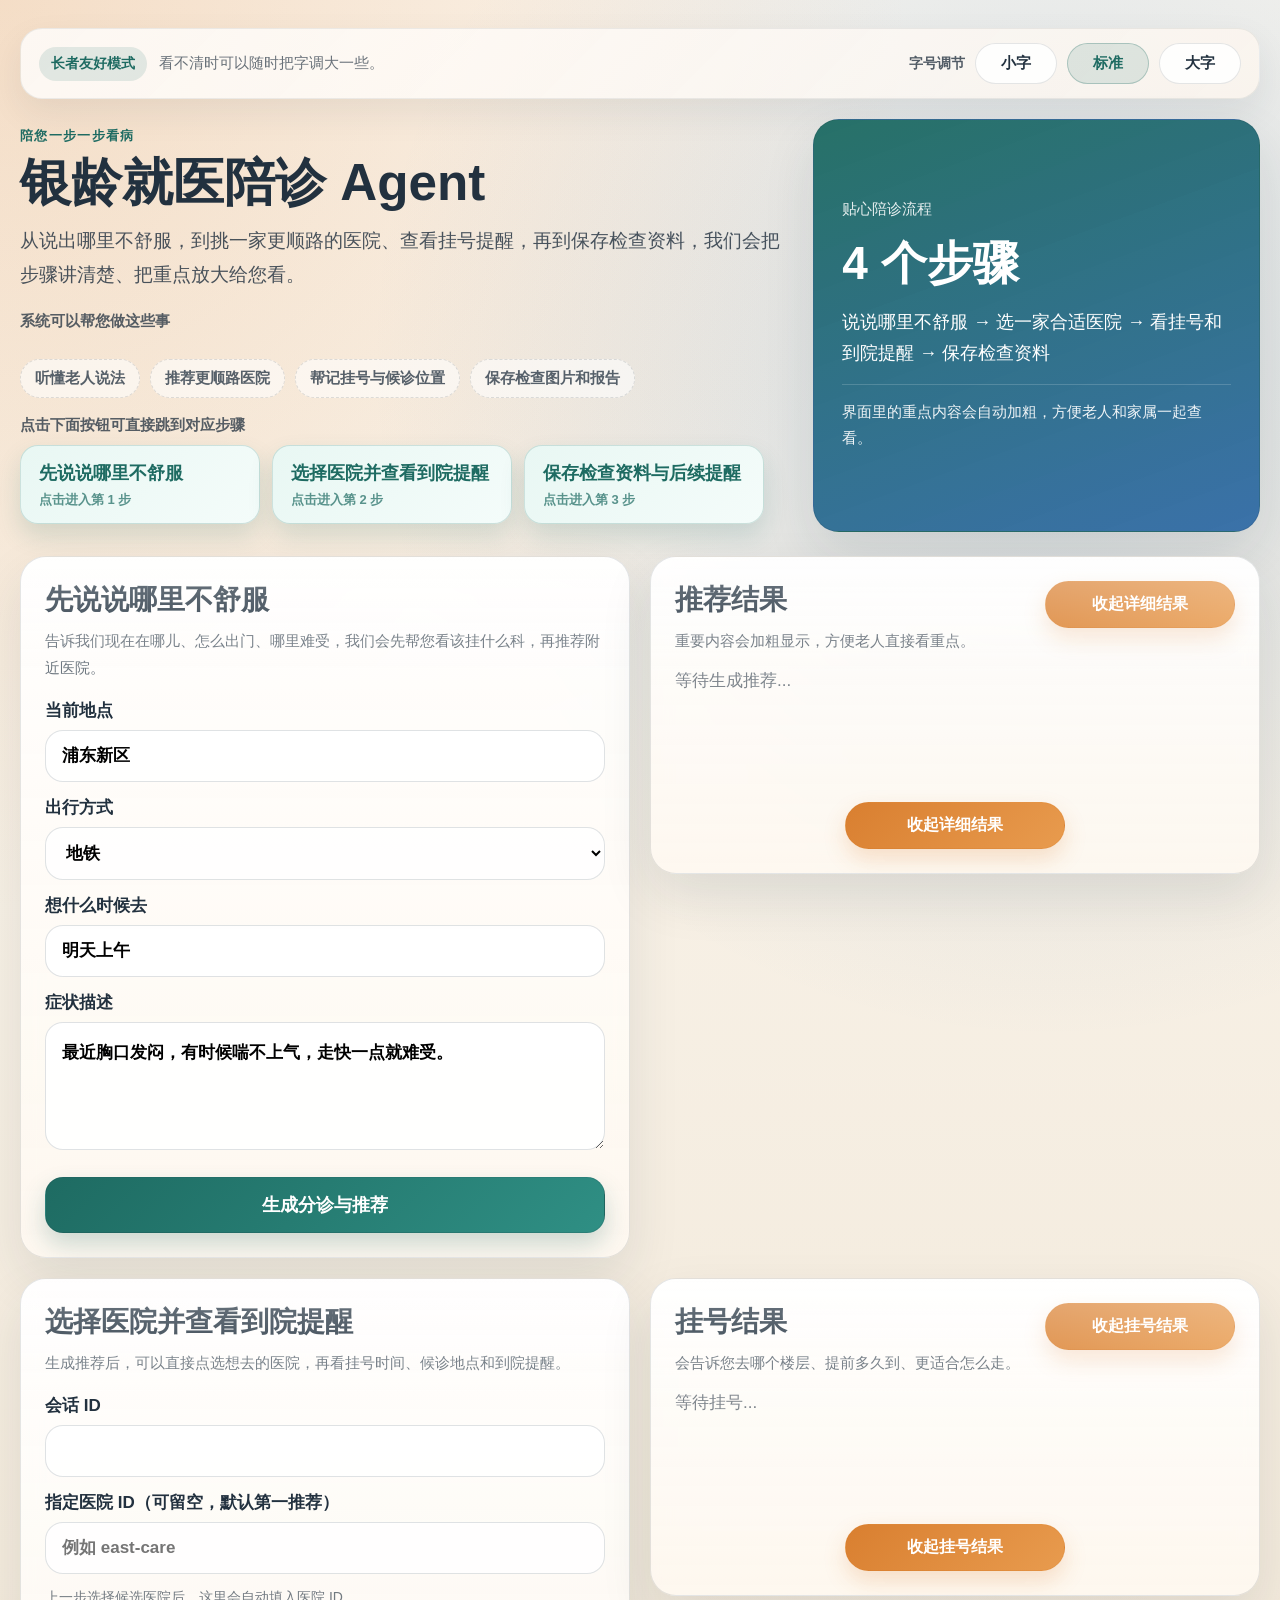
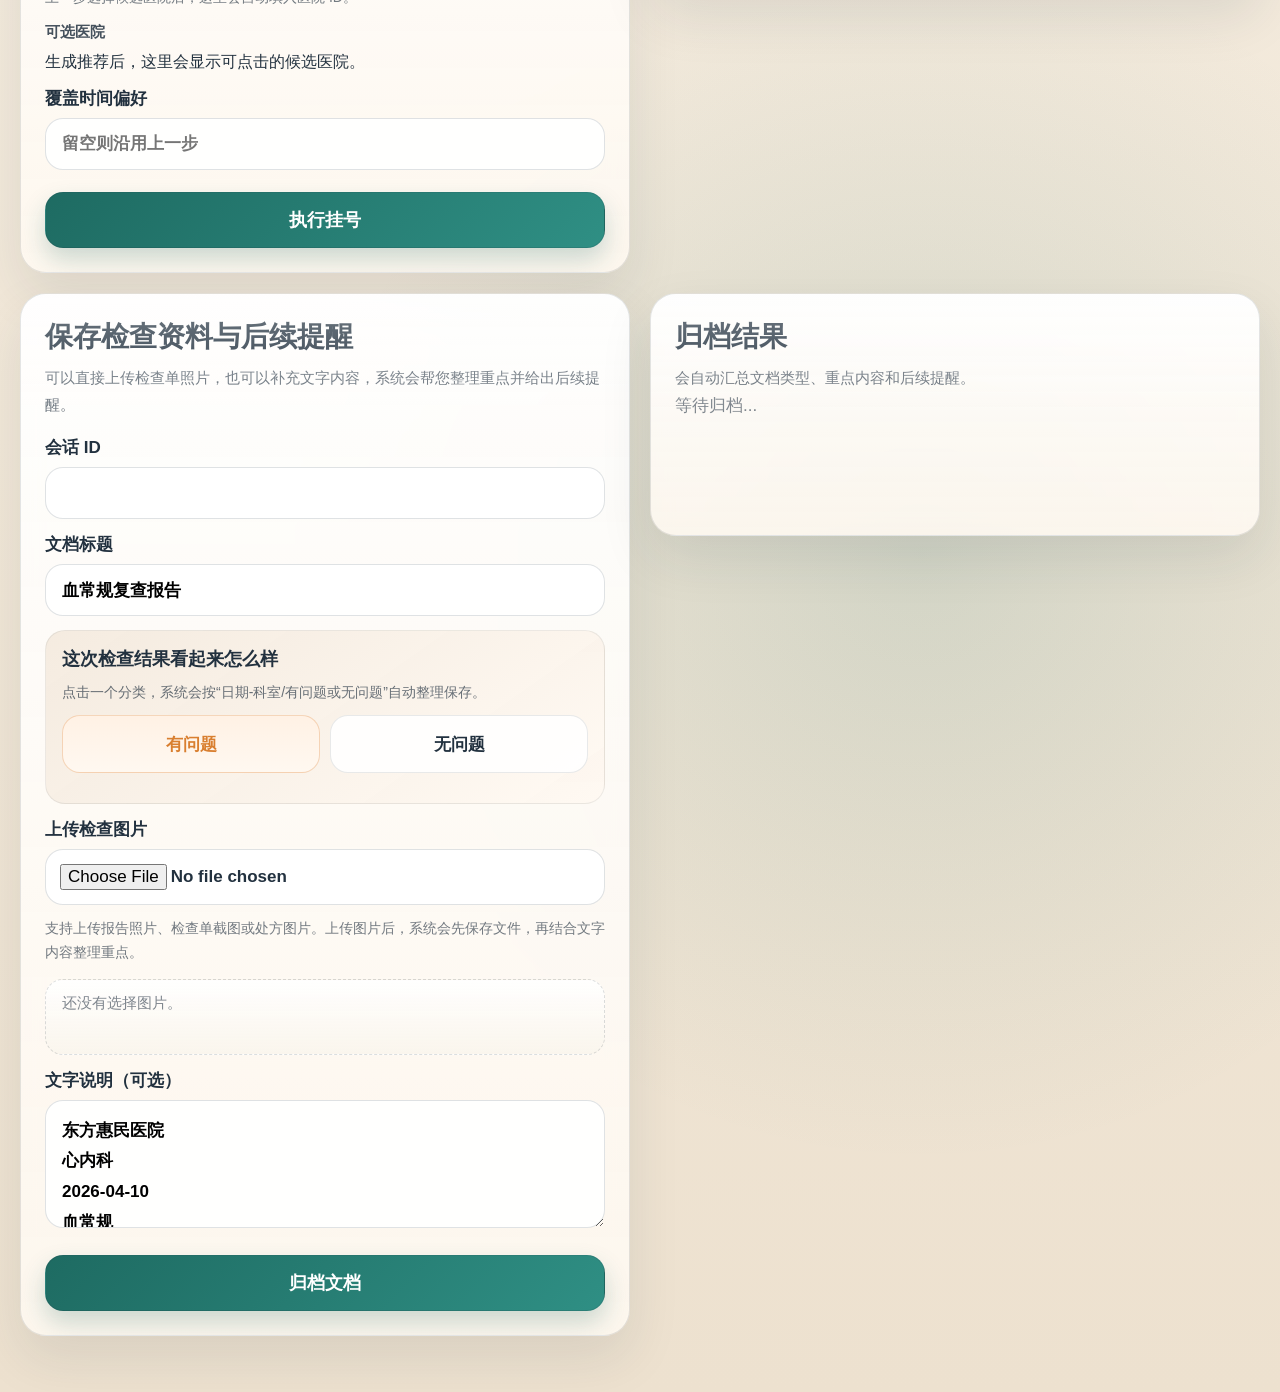
<file: static/index.html>
<!doctype html>
<html lang="zh-CN">
  <head>
    <meta charset="UTF-8" />
    <meta name="viewport" content="width=device-width, initial-scale=1.0" />
    <title>银龄就医陪诊 Agent</title>
    <link rel="stylesheet" href="/static/styles.css?v=20260414-elder-ui-v11" />
  </head>
  <body>
    <main class="page">
      <section class="utility-bar">
        <div class="utility-copy">
          <span class="utility-badge">长者友好模式</span>
          <span class="utility-text">看不清时可以随时把字调大一些。</span>
        </div>
        <div class="font-controls" role="group" aria-label="字号调节">
          <span class="font-controls-label">字号调节</span>
          <button type="button" class="font-size-button" data-font-size="small">小字</button>
          <button type="button" class="font-size-button is-active" data-font-size="medium">标准</button>
          <button type="button" class="font-size-button" data-font-size="large">大字</button>
        </div>
      </section>

      <section class="hero">
        <div class="hero-copy">
          <p class="eyebrow">陪您一步一步看病</p>
          <h1>银龄就医陪诊 Agent</h1>
          <p class="subtitle">
            从说出哪里不舒服，到挑一家更顺路的医院、查看挂号提醒，再到保存检查资料，我们会把步骤讲清楚、把重点放大给您看。
          </p>
          <div class="hero-feature-block" aria-label="系统能力说明">
            <div class="hero-block-title">系统可以帮您做这些事</div>
            <div class="hero-feature-list">
              <span class="hero-feature-chip">听懂老人说法</span>
              <span class="hero-feature-chip">推荐更顺路医院</span>
              <span class="hero-feature-chip">帮记挂号与候诊位置</span>
              <span class="hero-feature-chip">保存检查图片和报告</span>
            </div>
          </div>
          <div class="quick-nav-block">
            <div class="hero-block-title">点击下面按钮可直接跳到对应步骤</div>
            <div class="quick-nav" aria-label="模块快捷跳转">
              <button type="button" class="quick-nav-button" data-scroll-target="module-intake">
                <span class="quick-nav-button-label">先说说哪里不舒服</span>
                <span class="quick-nav-button-tip">点击进入第 1 步</span>
              </button>
              <button type="button" class="quick-nav-button" data-scroll-target="module-booking">
                <span class="quick-nav-button-label">选择医院并查看到院提醒</span>
                <span class="quick-nav-button-tip">点击进入第 2 步</span>
              </button>
              <button type="button" class="quick-nav-button" data-scroll-target="module-document">
                <span class="quick-nav-button-label">保存检查资料与后续提醒</span>
                <span class="quick-nav-button-tip">点击进入第 3 步</span>
              </button>
            </div>
          </div>
        </div>
        <div class="hero-card">
          <div class="stat-label">贴心陪诊流程</div>
          <div class="stat-value">4 个步骤</div>
          <div class="stat-small">说说哪里不舒服 → 选一家合适医院 → 看挂号和到院提醒 → 保存检查资料</div>
          <div class="hero-card-tip">界面里的重点内容会自动加粗，方便老人和家属一起查看。</div>
        </div>
      </section>

      <section id="module-intake" class="grid section-anchor">
        <form id="intake-form" class="panel">
          <div class="section-heading">
            <h2>先说说哪里不舒服</h2>
            <p class="section-subtitle">告诉我们现在在哪儿、怎么出门、哪里难受，我们会先帮您看该挂什么科，再推荐附近医院。</p>
          </div>
          <label>
            当前地点
            <input name="current_location" value="浦东新区" />
          </label>
          <label>
            出行方式
            <select name="transport_mode">
              <option value="metro">地铁</option>
              <option value="bus">公交</option>
              <option value="taxi">打车</option>
              <option value="walking">步行</option>
            </select>
          </label>
          <label>
            想什么时候去
            <input name="preferred_time" value="明天上午" />
          </label>
          <label>
            症状描述
            <textarea name="symptom_text">最近胸口发闷，有时候喘不上气，走快一点就难受。</textarea>
          </label>
          <button type="submit">生成分诊与推荐</button>
        </form>

        <div class="panel">
          <div class="panel-topline">
            <div class="section-heading section-heading-compact">
              <h2>推荐结果</h2>
              <p class="section-subtitle">重要内容会加粗显示，方便老人直接看重点。</p>
            </div>
            <button type="button" id="toggle-intake-result-top" class="collapse-button" data-collapse-target="intake" aria-expanded="true">
              收起详细结果
            </button>
          </div>
          <div id="intake-result-summary" class="collapsed-summary muted">展开后可查看完整推荐结果。</div>
          <div id="intake-result-wrap" class="result-wrap">
            <div id="intake-result" class="result muted">等待生成推荐...</div>
          </div>
          <div class="panel-bottom-actions">
            <button type="button" id="toggle-intake-result-bottom" class="collapse-button collapse-button-bottom" data-collapse-target="intake" aria-expanded="true">
              收起详细结果
            </button>
          </div>
        </div>
      </section>

      <section id="module-booking" class="grid section-anchor">
        <form id="booking-form" class="panel">
          <div class="section-heading">
            <h2>选择医院并查看到院提醒</h2>
            <p class="section-subtitle">生成推荐后，可以直接点选想去的医院，再看挂号时间、候诊地点和到院提醒。</p>
          </div>
          <label>
            会话 ID
            <input name="session_id" />
          </label>
          <label>
            指定医院 ID（可留空，默认第一推荐）
            <input name="hospital_id" placeholder="例如 east-care" />
          </label>
          <p id="booking-selection-tip" class="helper-text">上一步选择候选医院后，这里会自动填入医院 ID。</p>
          <div class="booking-selector">
            <div class="booking-selector-title">可选医院</div>
            <div id="booking-candidate-list" class="booking-candidate-list muted">生成推荐后，这里会显示可点击的候选医院。</div>
          </div>
          <label>
            覆盖时间偏好
            <input name="preferred_time" placeholder="留空则沿用上一步" />
          </label>
          <button type="submit">执行挂号</button>
        </form>

        <div class="panel">
          <div class="panel-topline">
            <div class="section-heading section-heading-compact">
              <h2>挂号结果</h2>
              <p class="section-subtitle">会告诉您去哪个楼层、提前多久到、更适合怎么走。</p>
            </div>
            <button type="button" id="toggle-booking-result-top" class="collapse-button" data-collapse-target="booking" aria-expanded="true">
              收起挂号结果
            </button>
          </div>
          <div id="booking-result-summary" class="collapsed-summary muted">展开后可查看完整挂号结果。</div>
          <div id="booking-result-wrap" class="result-wrap">
            <div id="booking-result" class="result muted">等待挂号...</div>
          </div>
          <div class="panel-bottom-actions">
            <button type="button" id="toggle-booking-result-bottom" class="collapse-button collapse-button-bottom" data-collapse-target="booking" aria-expanded="true">
              收起挂号结果
            </button>
          </div>
        </div>
      </section>

      <section id="module-document" class="grid section-anchor">
        <form id="document-form" class="panel">
          <div class="section-heading">
            <h2>保存检查资料与后续提醒</h2>
            <p class="section-subtitle">可以直接上传检查单照片，也可以补充文字内容，系统会帮您整理重点并给出后续提醒。</p>
          </div>
          <label>
            会话 ID
            <input name="session_id" />
          </label>
          <label>
            文档标题
            <input name="document_title" value="血常规复查报告" />
          </label>
          <div class="issue-status-card">
            <div class="issue-status-title">这次检查结果看起来怎么样</div>
            <div class="issue-status-subtitle">点击一个分类，系统会按“日期-科室/有问题或无问题”自动整理保存。</div>
            <div class="issue-toggle" role="radiogroup" aria-label="检查结果分类">
              <label class="issue-option issue-option-problem">
                <input type="radio" name="issue_status" value="有问题" checked />
                <span>有问题</span>
              </label>
              <label class="issue-option issue-option-normal">
                <input type="radio" name="issue_status" value="无问题" />
                <span>无问题</span>
              </label>
            </div>
          </div>
          <label>
            上传检查图片
            <input type="file" name="document_image" accept="image/*" />
          </label>
          <div class="upload-helper">支持上传报告照片、检查单截图或处方图片。上传图片后，系统会先保存文件，再结合文字内容整理重点。</div>
          <div id="document-image-preview" class="image-preview muted">还没有选择图片。</div>
          <label>
            文字说明（可选）
            <textarea name="document_text">东方惠民医院
心内科
2026-04-10
血常规
白细胞 7.5
红细胞 4.6
门诊建议：一周后复诊，按时服药。</textarea>
          </label>
          <button type="submit">归档文档</button>
        </form>

        <div class="panel">
          <div class="section-heading section-heading-compact">
            <h2>归档结果</h2>
            <p class="section-subtitle">会自动汇总文档类型、重点内容和后续提醒。</p>
          </div>
          <div id="document-result" class="result muted">等待归档...</div>
        </div>
      </section>
    </main>

    <script src="/static/app.js?v=20260414-elder-ui-v11"></script>
  </body>
</html>
</file>
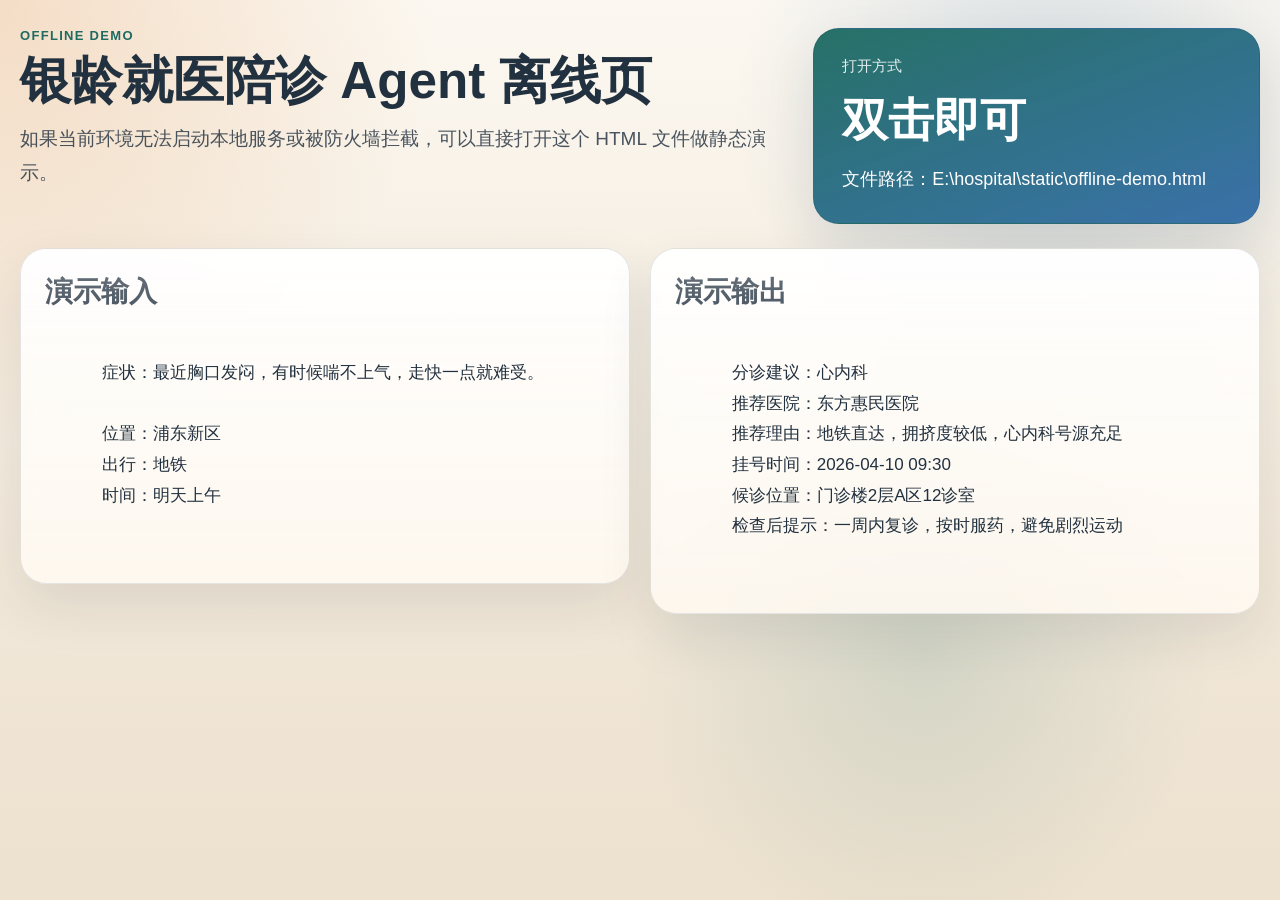
<file: static/offline-demo.html>
<!doctype html>
<html lang="zh-CN">
  <head>
    <meta charset="UTF-8" />
    <meta name="viewport" content="width=device-width, initial-scale=1.0" />
    <title>银龄就医陪诊 Agent 离线演示</title>
    <link rel="stylesheet" href="./styles.css" />
  </head>
  <body>
    <main class="page">
      <section class="hero">
        <div>
          <p class="eyebrow">Offline Demo</p>
          <h1>银龄就医陪诊 Agent 离线页</h1>
          <p class="subtitle">
            如果当前环境无法启动本地服务或被防火墙拦截，可以直接打开这个 HTML 文件做静态演示。
          </p>
        </div>
        <div class="hero-card">
          <div class="stat-label">打开方式</div>
          <div class="stat-value">双击即可</div>
          <div class="stat-small">文件路径：E:\hospital\static\offline-demo.html</div>
        </div>
      </section>

      <section class="grid">
        <div class="panel">
          <h2>演示输入</h2>
          <p class="result">
            症状：最近胸口发闷，有时候喘不上气，走快一点就难受。

            位置：浦东新区
            出行：地铁
            时间：明天上午
          </p>
        </div>
        <div class="panel">
          <h2>演示输出</h2>
          <p class="result">
            分诊建议：心内科
            推荐医院：东方惠民医院
            推荐理由：地铁直达，拥挤度较低，心内科号源充足
            挂号时间：2026-04-10 09:30
            候诊位置：门诊楼2层A区12诊室
            检查后提示：一周内复诊，按时服药，避免剧烈运动
          </p>
        </div>
      </section>
    </main>
  </body>
</html>
</file>
<file: static/styles.css>
:root {
  --font-scale: 1;
  --bg: #f6f1e7;
  --panel: rgba(255, 251, 244, 0.9);
  --panel-strong: rgba(255, 255, 255, 0.92);
  --ink: #22313f;
  --muted-ink: rgba(34, 49, 63, 0.68);
  --accent: #1e6b62;
  --accent-2: #d97f30;
  --accent-3: #2563a1;
  --rose: #f3d9c8;
  --line: rgba(34, 49, 63, 0.12);
  --shadow: 0 22px 52px rgba(34, 49, 63, 0.1);
}

* {
  box-sizing: border-box;
}

html {
  scroll-behavior: smooth;
}

body {
  margin: 0;
  font-family: "Microsoft YaHei", "Noto Sans SC", sans-serif;
  color: var(--ink);
  background:
    radial-gradient(circle at top left, rgba(217, 127, 48, 0.22), transparent 28%),
    radial-gradient(circle at 82% 12%, rgba(37, 99, 161, 0.18), transparent 24%),
    radial-gradient(circle at 72% 72%, rgba(30, 107, 98, 0.14), transparent 26%),
    linear-gradient(180deg, #fcf8f1 0%, #f3eadc 52%, #ede1cf 100%);
  min-height: 100vh;
}

body.font-small {
  --font-scale: 0.92;
}

body.font-medium {
  --font-scale: 1;
}

body.font-large {
  --font-scale: 1.14;
}

.page {
  max-width: 1420px;
  margin: 0 auto;
  padding: 28px 20px 56px;
}

.utility-bar {
  display: flex;
  align-items: center;
  justify-content: space-between;
  gap: 18px;
  margin-bottom: 20px;
  padding: 14px 18px;
  border-radius: 22px;
  background:
    linear-gradient(135deg, rgba(255, 255, 255, 0.78), rgba(255, 247, 239, 0.74));
  border: 1px solid rgba(34, 49, 63, 0.08);
  box-shadow: 0 14px 34px rgba(34, 49, 63, 0.08);
}

.utility-copy {
  display: flex;
  align-items: center;
  gap: 12px;
  flex-wrap: wrap;
}

.utility-badge {
  display: inline-flex;
  align-items: center;
  padding: 8px 12px;
  border-radius: 999px;
  background: rgba(30, 107, 98, 0.12);
  color: var(--accent);
  font-size: calc(14px * var(--font-scale));
  font-weight: 800;
}

.utility-text {
  color: var(--muted-ink);
  font-size: calc(15px * var(--font-scale));
}

.font-controls {
  display: flex;
  align-items: center;
  gap: 10px;
  flex-wrap: wrap;
}

.font-controls-label {
  font-size: calc(14px * var(--font-scale));
  font-weight: 800;
  color: rgba(34, 49, 63, 0.78);
}

.font-size-button {
  width: auto;
  min-width: 82px;
  padding: 10px 14px;
  margin-top: 0;
  border-radius: 999px;
  border: 1px solid rgba(34, 49, 63, 0.12);
  background: rgba(255, 255, 255, 0.86);
  color: var(--ink);
  box-shadow: none;
  font-size: calc(15px * var(--font-scale));
}

.font-size-button.is-active {
  border-color: rgba(30, 107, 98, 0.28);
  background: rgba(30, 107, 98, 0.12);
  color: var(--accent);
}

.hero {
  display: grid;
  grid-template-columns: 1.55fr 0.9fr;
  gap: 24px;
  margin-bottom: 24px;
  align-items: stretch;
}

.hero-copy {
  padding: 8px 0;
}

.eyebrow {
  margin: 0 0 10px;
  color: var(--accent);
  font-weight: 800;
  letter-spacing: 0.1em;
  text-transform: uppercase;
  font-size: calc(13px * var(--font-scale));
}

h1 {
  margin: 0;
  font-size: clamp(calc(32px * var(--font-scale)), 4vw, calc(56px * var(--font-scale)));
  line-height: 1.08;
}

.subtitle {
  max-width: 760px;
  margin-top: 14px;
  font-size: calc(19px * var(--font-scale));
  line-height: 1.8;
  color: rgba(34, 49, 63, 0.82);
}

.hero-feature-list {
  display: flex;
  gap: 10px;
  flex-wrap: wrap;
  margin-top: 18px;
}

.hero-feature-block,
.quick-nav-block {
  display: grid;
  gap: 10px;
  margin-top: 18px;
}

.hero-block-title {
  font-size: calc(15px * var(--font-scale));
  font-weight: 800;
  color: rgba(34, 49, 63, 0.76);
}

.quick-nav {
  display: flex;
  gap: 12px;
  flex-wrap: wrap;
}

.quick-nav-button {
  width: auto;
  min-width: 240px;
  margin-top: 0;
  display: grid;
  justify-items: start;
  gap: 4px;
  padding: 14px 18px;
  border-radius: 18px;
  border: 1px solid rgba(30, 107, 98, 0.18);
  background: linear-gradient(135deg, rgba(232, 247, 243, 0.98), rgba(244, 252, 250, 0.98));
  color: var(--accent);
  box-shadow: 0 12px 24px rgba(30, 107, 98, 0.16);
  font-size: calc(16px * var(--font-scale));
}

.quick-nav-button:hover {
  background: linear-gradient(135deg, rgba(224, 244, 239, 1), rgba(241, 251, 248, 1));
}

.quick-nav-button-label {
  font-size: calc(18px * var(--font-scale));
  font-weight: 800;
  line-height: 1.5;
}

.quick-nav-button-tip {
  font-size: calc(13px * var(--font-scale));
  font-weight: 700;
  color: rgba(30, 107, 98, 0.72);
}

.hero-feature-chip {
  display: inline-flex;
  align-items: center;
  padding: 9px 14px;
  border-radius: 999px;
  background: rgba(255, 255, 255, 0.58);
  border: 1px dashed rgba(34, 49, 63, 0.14);
  font-size: calc(15px * var(--font-scale));
  font-weight: 700;
  color: rgba(34, 49, 63, 0.76);
  box-shadow: none;
  cursor: default;
}

.hero-card,
.panel {
  background:
    linear-gradient(180deg, rgba(255, 255, 255, 0.94), rgba(255, 249, 241, 0.88));
  border: 1px solid var(--line);
  border-radius: 26px;
  box-shadow: var(--shadow);
  backdrop-filter: blur(10px);
}

.hero-card {
  padding: 28px;
  display: flex;
  flex-direction: column;
  justify-content: center;
  background:
    linear-gradient(160deg, rgba(30, 107, 98, 0.96), rgba(37, 99, 161, 0.9)),
    var(--panel);
  color: #fff;
}

.stat-label {
  font-size: calc(15px * var(--font-scale));
  opacity: 0.88;
}

.stat-value {
  margin-top: 14px;
  font-size: calc(46px * var(--font-scale));
  font-weight: 800;
}

.stat-small {
  margin-top: 12px;
  font-size: calc(18px * var(--font-scale));
  line-height: 1.7;
}

.hero-card-tip {
  margin-top: 16px;
  padding-top: 14px;
  border-top: 1px solid rgba(255, 255, 255, 0.18);
  font-size: calc(15px * var(--font-scale));
  line-height: 1.7;
  opacity: 0.92;
}

.grid {
  display: grid;
  grid-template-columns: 1fr 1fr;
  gap: 20px;
  margin-top: 20px;
  align-items: start;
}

.section-anchor {
  scroll-margin-top: 24px;
}

.panel {
  padding: 24px;
  position: relative;
  overflow: hidden;
}

.panel::before {
  content: "";
  position: absolute;
  inset: 0 auto auto 0;
  width: 100%;
  height: 120px;
  background: linear-gradient(180deg, rgba(255, 255, 255, 0.38), rgba(255, 255, 255, 0));
  pointer-events: none;
}

.panel h2 {
  margin: 0;
  font-size: calc(28px * var(--font-scale));
}

.section-heading {
  display: grid;
  gap: 8px;
  margin-bottom: 18px;
}

.section-heading-compact {
  margin-bottom: 0;
}

.section-subtitle {
  margin: 0;
  color: var(--muted-ink);
  font-size: calc(15px * var(--font-scale));
  line-height: 1.8;
}

.panel-topline {
  display: flex;
  align-items: flex-start;
  justify-content: space-between;
  gap: 12px;
  flex-wrap: wrap;
  margin-bottom: 12px;
}

.helper-text,
.upload-helper {
  margin: -2px 0 14px;
  color: rgba(34, 49, 63, 0.64);
  font-size: calc(14px * var(--font-scale));
  line-height: 1.7;
}

.booking-selector {
  display: grid;
  gap: 10px;
  margin-bottom: 14px;
}

.booking-selector-title {
  font-size: calc(15px * var(--font-scale));
  font-weight: 800;
  color: rgba(34, 49, 63, 0.84);
}

.booking-candidate-list {
  display: grid;
  gap: 10px;
}

.booking-candidate-option {
  width: 100%;
  display: grid;
  gap: 8px;
  padding: 14px 16px;
  margin-top: 0;
  border-radius: 16px;
  border: 1px solid rgba(34, 49, 63, 0.1);
  background: rgba(255, 255, 255, 0.9);
  color: var(--ink);
  box-shadow: none;
  text-align: left;
}

.booking-candidate-option.selected {
  border-color: rgba(30, 107, 98, 0.24);
  background: rgba(30, 107, 98, 0.08);
}

.booking-candidate-option:hover {
  box-shadow: 0 10px 22px rgba(34, 49, 63, 0.08);
}

.booking-candidate-rank {
  font-size: calc(13px * var(--font-scale));
  font-weight: 800;
  color: var(--accent-2);
}

.booking-candidate-name {
  font-size: calc(18px * var(--font-scale));
  line-height: 1.5;
}

.booking-candidate-tags {
  display: flex;
  gap: 8px;
  flex-wrap: wrap;
}

.booking-candidate-tag {
  display: inline-flex;
  align-items: center;
  padding: 6px 10px;
  border-radius: 999px;
  font-size: calc(14px * var(--font-scale));
  font-weight: 700;
}

.booking-candidate-tag-level {
  background: rgba(37, 99, 161, 0.1);
  color: var(--accent-3);
}

.booking-candidate-tag-time {
  background: rgba(30, 107, 98, 0.1);
  color: var(--accent);
}

label {
  display: block;
  margin-bottom: 14px;
  font-weight: 700;
  font-size: calc(17px * var(--font-scale));
}

input,
select,
textarea,
button {
  width: 100%;
  margin-top: 8px;
  border-radius: 18px;
  border: 1px solid rgba(34, 49, 63, 0.14);
  font: inherit;
}

input,
select,
textarea {
  padding: 15px 16px;
  background: rgba(255, 255, 255, 0.92);
  font-size: calc(17px * var(--font-scale));
}

input[type="file"] {
  padding: 14px;
}

textarea {
  min-height: 128px;
  resize: vertical;
  line-height: 1.8;
}

button {
  padding: 15px 18px;
  background: linear-gradient(135deg, var(--accent), #2f8f84);
  color: #fff;
  font-weight: 800;
  cursor: pointer;
  transition: transform 120ms ease, box-shadow 120ms ease;
  box-shadow: 0 12px 24px rgba(30, 107, 98, 0.22);
  font-size: calc(18px * var(--font-scale));
}

button:hover {
  transform: translateY(-1px);
}

button:disabled {
  cursor: wait;
  opacity: 0.72;
  transform: none;
  box-shadow: none;
}

.image-preview {
  min-height: 76px;
  padding: 14px 16px;
  border-radius: 18px;
  border: 1px dashed rgba(34, 49, 63, 0.16);
  background: linear-gradient(180deg, rgba(255, 255, 255, 0.86), rgba(249, 244, 236, 0.76));
  margin-bottom: 14px;
  display: grid;
  gap: 10px;
  align-content: start;
  font-size: calc(15px * var(--font-scale));
}

.image-preview.ready {
  border-style: solid;
  border-color: rgba(30, 107, 98, 0.18);
  background: rgba(232, 247, 243, 0.72);
}

.image-preview img {
  width: min(100%, 280px);
  border-radius: 14px;
  border: 1px solid rgba(34, 49, 63, 0.08);
  box-shadow: 0 10px 24px rgba(34, 49, 63, 0.08);
}

.image-preview-name {
  font-weight: 700;
  color: var(--ink);
}

.result {
  min-height: 120px;
  white-space: pre-wrap;
  line-height: 1.8;
  font-size: calc(17px * var(--font-scale));
}

.result-wrap.collapsed {
  display: none;
}

.collapsed-summary {
  display: none;
  margin-bottom: 8px;
  padding: 14px 16px;
  border-radius: 16px;
  border: 1px solid rgba(34, 49, 63, 0.08);
  background: rgba(255, 255, 255, 0.84);
  font-size: calc(16px * var(--font-scale));
  line-height: 1.8;
}

.collapsed-summary.visible {
  display: flex;
  flex-wrap: wrap;
  gap: 10px;
}

.collapsed-summary-chip {
  display: inline-flex;
  align-items: center;
  gap: 6px;
  padding: 8px 12px;
  border-radius: 999px;
  background: rgba(30, 107, 98, 0.08);
  border: 1px solid rgba(30, 107, 98, 0.12);
  color: #183541;
}

.collapse-button {
  width: auto;
  min-width: 190px;
  padding: 12px 18px;
  margin-top: 0;
  border-radius: 999px;
  border: 1px solid rgba(217, 127, 48, 0.18);
  background: linear-gradient(135deg, #d97f30, #e89b4e);
  color: #fff;
  font-size: calc(16px * var(--font-scale));
  font-weight: 800;
  box-shadow: 0 10px 22px rgba(217, 127, 48, 0.22);
}

.panel-bottom-actions {
  display: flex;
  justify-content: center;
  margin-top: 16px;
}

.collapse-button-bottom {
  min-width: 220px;
}

.result-stack {
  display: grid;
  gap: 18px;
}

.summary-card,
.candidate-card,
.document-result-card,
.booking-result-card {
  border: 1px solid rgba(34, 49, 63, 0.08);
  border-radius: 20px;
  background:
    linear-gradient(180deg, rgba(255, 255, 255, 0.95), rgba(252, 248, 241, 0.92));
  padding: 18px;
}

.summary-card {
  display: grid;
  gap: 14px;
  padding: 20px;
}

.summary-row {
  display: grid;
  grid-template-columns: 150px 1fr;
  gap: 12px;
  align-items: start;
  padding: 14px 16px;
  border-radius: 16px;
  background: rgba(255, 255, 255, 0.84);
  border: 1px solid rgba(34, 49, 63, 0.06);
}

.summary-row-safe {
  background: rgba(30, 107, 98, 0.08);
  border-color: rgba(30, 107, 98, 0.14);
}

.summary-row-warning {
  background: rgba(217, 127, 48, 0.1);
  border-color: rgba(217, 127, 48, 0.18);
}

.summary-row-primary {
  background: rgba(37, 99, 161, 0.08);
  border-color: rgba(37, 99, 161, 0.14);
}

.summary-header {
  display: grid;
  gap: 6px;
}

.summary-title {
  font-size: calc(24px * var(--font-scale));
  font-weight: 800;
}

.summary-subtitle {
  color: rgba(34, 49, 63, 0.68);
  font-size: calc(15px * var(--font-scale));
}

.summary-highlights {
  display: grid;
  grid-template-columns: repeat(3, minmax(0, 1fr));
  gap: 12px;
}

.summary-highlight {
  display: grid;
  gap: 10px;
  padding: 16px;
  border-radius: 18px;
  background: linear-gradient(180deg, rgba(255, 255, 255, 0.9), rgba(248, 243, 234, 0.92));
  border: 1px solid rgba(34, 49, 63, 0.08);
}

.summary-highlight-primary {
  border-color: rgba(37, 99, 161, 0.18);
  background: linear-gradient(180deg, rgba(233, 244, 255, 0.96), rgba(248, 252, 255, 0.96));
}

.summary-highlight-safe {
  border-color: rgba(30, 107, 98, 0.16);
  background: linear-gradient(180deg, rgba(232, 247, 243, 0.96), rgba(248, 252, 250, 0.96));
}

.summary-highlight-warning {
  border-color: rgba(217, 127, 48, 0.18);
  background: linear-gradient(180deg, rgba(255, 244, 232, 0.96), rgba(255, 251, 246, 0.96));
}

.summary-highlight-value {
  font-size: calc(22px * var(--font-scale));
  line-height: 1.45;
}

.summary-label-wrap {
  display: flex;
  align-items: center;
}

.summary-value {
  font-size: calc(18px * var(--font-scale));
  line-height: 1.75;
}

.summary-value strong {
  font-size: calc(19px * var(--font-scale));
  color: #162431;
}

.info-label {
  display: inline-flex;
  align-items: center;
  gap: 10px;
  font-size: calc(15px * var(--font-scale));
  font-weight: 700;
  color: rgba(34, 49, 63, 0.82);
}

.info-label.safe {
  color: var(--accent);
}

.info-label.warning {
  color: var(--accent-2);
}

.info-label.primary {
  color: var(--accent-3);
}

.info-icon {
  width: 36px;
  height: 36px;
  display: inline-flex;
  align-items: center;
  justify-content: center;
  border-radius: 12px;
  background: rgba(30, 107, 98, 0.12);
  color: var(--accent);
  flex-shrink: 0;
}

.info-label.warning .info-icon {
  background: rgba(217, 127, 48, 0.12);
  color: var(--accent-2);
}

.info-label.primary .info-icon {
  background: rgba(37, 99, 161, 0.12);
  color: var(--accent-3);
}

.info-icon svg {
  width: 18px;
  height: 18px;
  stroke: currentColor;
  fill: none;
  stroke-width: 1.8;
  stroke-linecap: round;
  stroke-linejoin: round;
}

.candidate-section,
.document-result-card,
.booking-result-card {
  display: grid;
  gap: 14px;
}

.candidate-header,
.result-card-header {
  display: grid;
  gap: 4px;
}

.candidate-title,
.result-card-title {
  font-size: calc(18px * var(--font-scale));
  font-weight: 800;
  color: var(--accent);
}

.candidate-subtitle,
.result-card-subtitle {
  color: rgba(34, 49, 63, 0.68);
  font-size: calc(14px * var(--font-scale));
  line-height: 1.7;
}

.candidate-list {
  display: grid;
  gap: 12px;
}

.candidate-card h3 {
  margin: 6px 0 8px;
  font-size: calc(22px * var(--font-scale));
  display: flex;
  align-items: center;
  gap: 10px;
  flex-wrap: wrap;
}

.candidate-topline {
  display: flex;
  align-items: center;
  justify-content: space-between;
  gap: 12px;
  flex-wrap: wrap;
}

.candidate-primary {
  border-color: rgba(30, 107, 98, 0.24);
  box-shadow: inset 0 0 0 1px rgba(30, 107, 98, 0.08);
}

.candidate-rank {
  color: var(--accent-2);
  font-size: calc(14px * var(--font-scale));
  font-weight: 700;
  letter-spacing: 0.04em;
}

.candidate-score {
  display: inline-flex;
  align-items: center;
  gap: 10px;
  color: rgba(34, 49, 63, 0.82);
  font-size: calc(16px * var(--font-scale));
}

.candidate-score strong {
  font-size: calc(22px * var(--font-scale));
  color: #162431;
}

.candidate-level-tag {
  display: inline-flex;
  align-items: center;
  padding: 4px 10px;
  border-radius: 999px;
  background: rgba(37, 99, 161, 0.1);
  color: var(--accent-3);
  font-size: calc(14px * var(--font-scale));
  font-weight: 800;
}

.candidate-meta-row,
.result-card-row {
  display: grid;
  grid-template-columns: 128px 1fr;
  gap: 10px;
  margin-top: 8px;
  align-items: start;
}

.candidate-meta-text,
.result-card-value {
  font-size: calc(16px * var(--font-scale));
  line-height: 1.75;
  color: rgba(34, 49, 63, 0.84);
}

.candidate-reasons,
.result-card-list {
  margin: 12px 0 0;
  padding-left: 20px;
  color: rgba(34, 49, 63, 0.86);
  font-size: calc(16px * var(--font-scale));
  line-height: 1.8;
}

.candidate-actions {
  display: flex;
  gap: 10px;
  align-items: center;
  justify-content: space-between;
  margin-top: 12px;
  flex-wrap: wrap;
}

.candidate-link,
.result-link-line {
  display: inline-flex;
  align-items: center;
  gap: 10px;
  flex-wrap: wrap;
}

.candidate-link a,
.result-link-line a {
  color: var(--accent);
  font-weight: 700;
  text-decoration: none;
}

.candidate-link a:hover,
.result-link-line a:hover {
  text-decoration: underline;
}

.ghost-button {
  width: auto;
  min-width: 168px;
  padding: 10px 14px;
  margin-top: 0;
  border-radius: 12px;
  border: 1px solid rgba(30, 107, 98, 0.2);
  background: rgba(30, 107, 98, 0.08);
  color: var(--accent);
  box-shadow: none;
  font-size: calc(15px * var(--font-scale));
}

.ghost-button:hover:not(:disabled) {
  transform: translateY(-1px);
  background: rgba(30, 107, 98, 0.12);
}

.loading {
  color: rgba(34, 49, 63, 0.72);
}

.progress-card {
  display: grid;
  gap: 14px;
}

.progress-banner {
  display: grid;
  gap: 12px;
  padding: 18px;
  border-radius: 20px;
  background: linear-gradient(180deg, rgba(232, 247, 243, 0.96), rgba(248, 252, 250, 0.96));
  border: 1px solid rgba(30, 107, 98, 0.16);
}

.progress-badge {
  display: inline-flex;
  align-items: center;
  gap: 10px;
  width: fit-content;
  padding: 10px 14px;
  border-radius: 999px;
  background: rgba(30, 107, 98, 0.12);
  color: var(--accent);
  font-size: calc(16px * var(--font-scale));
  font-weight: 800;
}

.progress-badge svg {
  width: 18px;
  height: 18px;
  stroke: currentColor;
  fill: none;
  stroke-width: 1.8;
  stroke-linecap: round;
  stroke-linejoin: round;
}

.progress-counter {
  display: grid;
  gap: 6px;
}

.progress-counter-label {
  font-size: calc(14px * var(--font-scale));
  font-weight: 700;
  color: rgba(34, 49, 63, 0.62);
}

.progress-counter-value {
  font-size: calc(30px * var(--font-scale));
  font-weight: 800;
  line-height: 1.2;
  color: #162431;
}

.progress-counter-tip,
.progress-subtitle {
  font-size: calc(15px * var(--font-scale));
  color: rgba(34, 49, 63, 0.7);
}

.progress-list {
  display: grid;
  gap: 10px;
  margin-top: 8px;
}

.progress-item {
  display: grid;
  grid-template-columns: 22px 1fr;
  align-items: start;
  gap: 10px;
  padding: 10px 12px;
  border-radius: 14px;
  background: rgba(255, 255, 255, 0.68);
  border: 1px solid rgba(34, 49, 63, 0.08);
}

.progress-icon {
  font-weight: 700;
  line-height: 1.4;
  font-size: calc(16px * var(--font-scale));
}

.progress-pending {
  color: rgba(34, 49, 63, 0.56);
}

.progress-active {
  color: var(--accent);
  border-color: rgba(30, 107, 98, 0.24);
  background: rgba(30, 107, 98, 0.08);
}

.progress-done {
  color: rgba(34, 49, 63, 0.84);
}

.issue-status-card {
  display: grid;
  gap: 10px;
  padding: 16px;
  margin-bottom: 14px;
  border-radius: 20px;
  background:
    linear-gradient(145deg, rgba(244, 234, 222, 0.94), rgba(255, 249, 242, 0.96));
  border: 1px solid rgba(34, 49, 63, 0.08);
}

.issue-status-title {
  font-size: calc(18px * var(--font-scale));
  font-weight: 800;
}

.issue-status-subtitle {
  font-size: calc(14px * var(--font-scale));
  line-height: 1.7;
  color: var(--muted-ink);
}

.issue-toggle {
  display: grid;
  grid-template-columns: repeat(2, minmax(0, 1fr));
  gap: 10px;
}

.issue-option {
  position: relative;
  display: flex;
  align-items: center;
  justify-content: center;
  min-height: 58px;
  padding: 12px 14px;
  border-radius: 18px;
  border: 1px solid rgba(34, 49, 63, 0.1);
  background: rgba(255, 255, 255, 0.88);
  cursor: pointer;
  font-size: calc(17px * var(--font-scale));
  font-weight: 800;
  transition: transform 120ms ease, box-shadow 120ms ease, border-color 120ms ease, background 120ms ease;
}

.issue-option:hover {
  transform: translateY(-1px);
  box-shadow: 0 10px 22px rgba(34, 49, 63, 0.08);
}

.issue-option input {
  position: absolute;
  opacity: 0;
  pointer-events: none;
}

.issue-option.active.issue-option-problem {
  border-color: rgba(217, 127, 48, 0.28);
  background: linear-gradient(180deg, rgba(255, 241, 228, 0.98), rgba(255, 248, 240, 0.98));
  color: var(--accent-2);
}

.issue-option.active.issue-option-normal {
  border-color: rgba(30, 107, 98, 0.24);
  background: linear-gradient(180deg, rgba(232, 247, 243, 0.98), rgba(248, 252, 250, 0.98));
  color: var(--accent);
}

.document-source-chip {
  display: inline-flex;
  align-items: center;
  gap: 8px;
  width: fit-content;
  padding: 8px 12px;
  border-radius: 999px;
  background: rgba(37, 99, 161, 0.08);
  color: var(--accent-3);
  font-size: calc(14px * var(--font-scale));
  font-weight: 700;
}

.document-image-link {
  width: fit-content;
  display: inline-flex;
  align-items: center;
  gap: 10px;
  padding: 10px 14px;
  border-radius: 999px;
  background: rgba(30, 107, 98, 0.08);
  color: var(--accent);
  text-decoration: none;
  font-size: calc(15px * var(--font-scale));
  font-weight: 700;
}

.document-image-link:hover {
  background: rgba(30, 107, 98, 0.12);
}

.route-step-list {
  list-style: none;
  margin: 0;
  padding: 0;
  display: grid;
  gap: 10px;
}

.route-step-list-compact {
  gap: 8px;
}

.route-step-item {
  display: grid;
  grid-template-columns: 36px 1fr;
  gap: 10px;
  align-items: start;
  padding: 12px 14px;
  border-radius: 16px;
  background: linear-gradient(180deg, rgba(233, 244, 255, 0.92), rgba(248, 252, 255, 0.92));
  border: 1px solid rgba(37, 99, 161, 0.14);
}

.route-step-item-compact {
  grid-template-columns: 32px 1fr;
  padding: 10px 12px;
  border-radius: 14px;
}

.route-step-item-soft {
  background: linear-gradient(180deg, rgba(232, 247, 243, 0.9), rgba(248, 252, 250, 0.92));
  border-color: rgba(30, 107, 98, 0.14);
}

.route-step-icon {
  width: 36px;
  height: 36px;
  display: inline-flex;
  align-items: center;
  justify-content: center;
  border-radius: 12px;
  background: rgba(37, 99, 161, 0.12);
  color: var(--accent-3);
}

.route-step-item-compact .route-step-icon {
  width: 32px;
  height: 32px;
  border-radius: 10px;
}

.route-step-item-soft .route-step-icon {
  background: rgba(30, 107, 98, 0.12);
  color: var(--accent);
}

.route-step-icon svg {
  width: 18px;
  height: 18px;
  stroke: currentColor;
  fill: none;
  stroke-width: 1.8;
  stroke-linecap: round;
  stroke-linejoin: round;
}

.muted {
  color: rgba(34, 49, 63, 0.58);
}

@media (max-width: 980px) {
  .utility-bar,
  .hero,
  .grid {
    grid-template-columns: 1fr;
    flex-direction: column;
  }

  .utility-bar {
    align-items: flex-start;
  }

  .panel-topline {
    align-items: stretch;
  }

  .collapse-button {
    width: 100%;
  }

  .quick-nav-button {
    width: 100%;
  }

  .panel-bottom-actions {
    justify-content: stretch;
  }

  .summary-highlights {
    grid-template-columns: 1fr;
  }

  .issue-toggle {
    grid-template-columns: 1fr;
  }

  .summary-row,
  .candidate-meta-row,
  .result-card-row {
    grid-template-columns: 1fr;
  }
}
</file>
